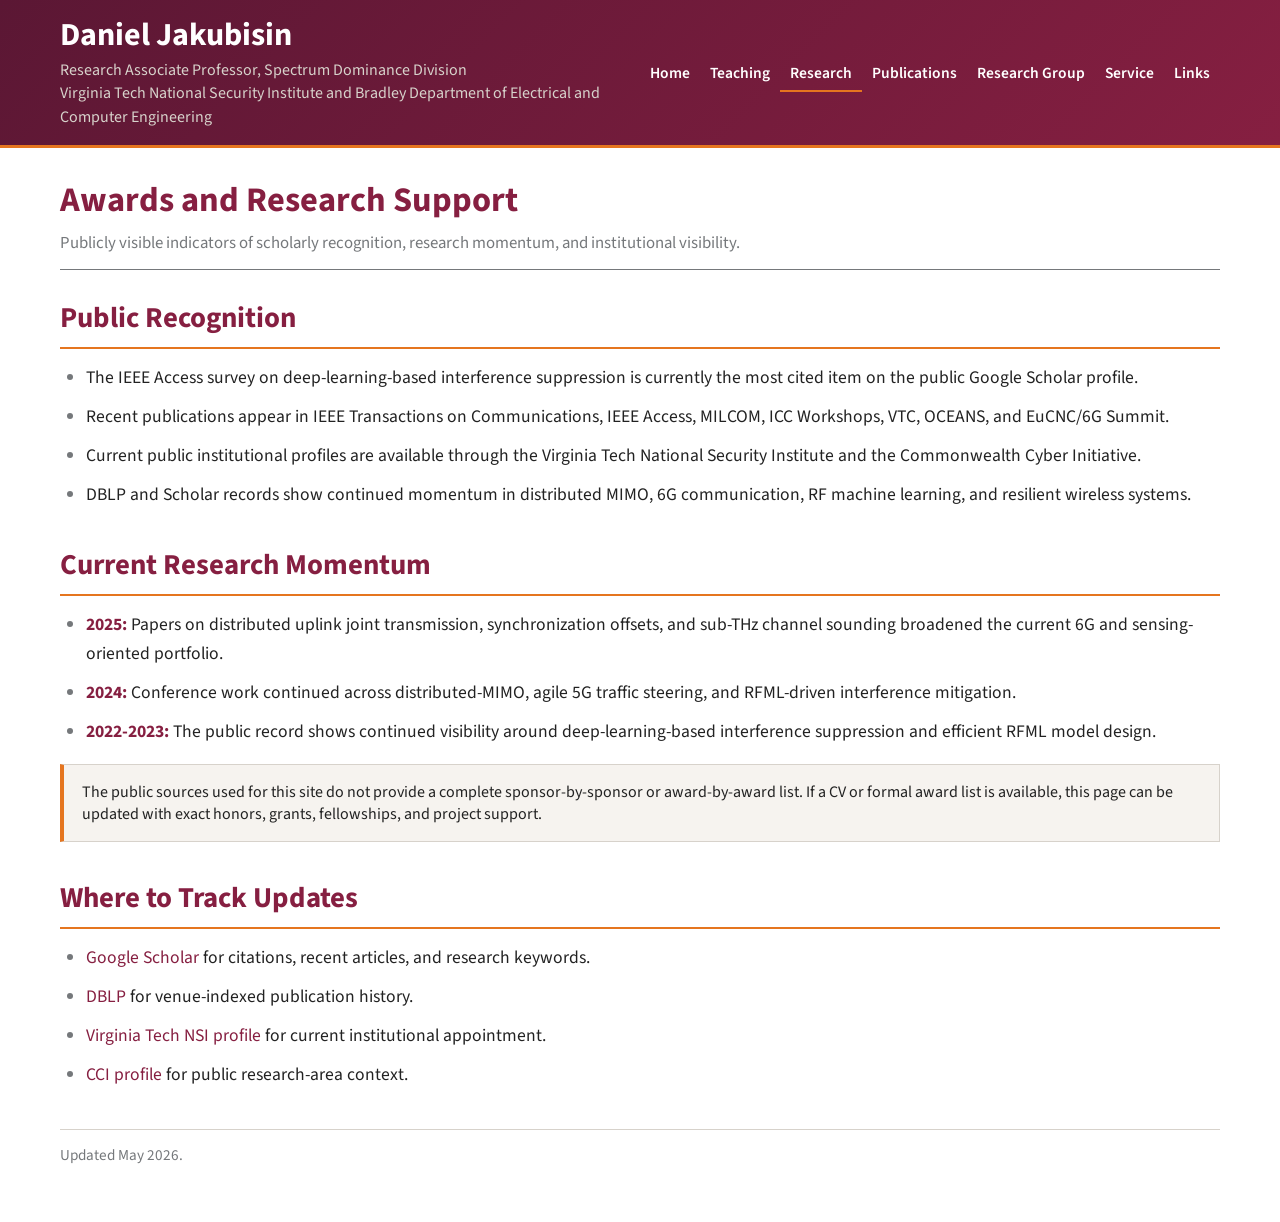
<file: awards.html>
<!DOCTYPE html>
<html lang="en">
<head>
    <meta charset="UTF-8">
    <meta name="viewport" content="width=device-width, initial-scale=1.0">
    <title>Daniel Jakubisin - Awards and Research Support</title>
    <link rel="stylesheet" href="style.css">
</head>
<body>
<header class="site-header">
    <div class="site-header-inner">
        <div class="site-brand">
            <a class="site-title" href="index.html">Daniel Jakubisin</a>
            <p class="site-subtitle">Research Associate Professor, Spectrum Dominance Division<br>Virginia Tech National Security Institute and Bradley Department of Electrical and Computer Engineering</p>
        </div>
        <nav class="site-nav" aria-label="Primary">
            <ul>
            <li><a href="index.html">Home</a></li>
            <li>
                <a href="teaching.html">Teaching</a>
                <ul>
                    <li><a href="teaching.html">Teaching Overview</a></li>
                    <li><a href="mlcourse.html">ML Course Videos</a></li>
                </ul>
            </li>
            <li>
                <a href="background.html" class="current">Research</a>
                <ul>
                    <li><a href="background.html">Research Overview</a></li>
                    <li><a href="awards.html" class="current">Awards &amp; Research Support</a></li>
                </ul>
            </li>
            <li>
                <a href="publications.html">Publications</a>
                <ul>
                    <li><a href="publications.html">Publications</a></li>
                    <li><a href="books.html">Books &amp; Surveys</a></li>
                </ul>
            </li>
            <li><a href="group.html">Research Group</a></li>
            <li><a href="service.html">Service</a></li>
            <li><a href="links.html">Links</a></li>
            </ul>
        </nav>
    </div>
</header>

<main class="page-shell">
    <div class="page-header">
        <h1>Awards and Research Support</h1>
        <p>Publicly visible indicators of scholarly recognition, research momentum, and institutional visibility.</p>
    </div>

    <section class="content-section">
        <h2>Public Recognition</h2>
        <ul class="simple-list">
            <li>The IEEE Access survey on deep-learning-based interference suppression is currently the most cited item on the public Google Scholar profile.</li>
            <li>Recent publications appear in IEEE Transactions on Communications, IEEE Access, MILCOM, ICC Workshops, VTC, OCEANS, and EuCNC/6G Summit.</li>
            <li>Current public institutional profiles are available through the Virginia Tech National Security Institute and the Commonwealth Cyber Initiative.</li>
            <li>DBLP and Scholar records show continued momentum in distributed MIMO, 6G communication, RF machine learning, and resilient wireless systems.</li>
        </ul>
    </section>

    <section class="content-section">
        <h2>Current Research Momentum</h2>
        <ul class="news-list">
            <li><span class="inline-meta">2025:</span> Papers on distributed uplink joint transmission, synchronization offsets, and sub-THz channel sounding broadened the current 6G and sensing-oriented portfolio.</li>
            <li><span class="inline-meta">2024:</span> Conference work continued across distributed-MIMO, agile 5G traffic steering, and RFML-driven interference mitigation.</li>
            <li><span class="inline-meta">2022-2023:</span> The public record shows continued visibility around deep-learning-based interference suppression and efficient RFML model design.</li>
        </ul>
        <div class="note-box">The public sources used for this site do not provide a complete sponsor-by-sponsor or award-by-award list. If a CV or formal award list is available, this page can be updated with exact honors, grants, fellowships, and project support.</div>
    </section>

    <section class="content-section">
        <h2>Where to Track Updates</h2>
        <ul class="link-list">
            <li><a href="https://scholar.google.com/citations?user=la7QvK0AAAAJ&amp;hl=en" target="_blank" rel="noopener noreferrer">Google Scholar</a> for citations, recent articles, and research keywords.</li>
            <li><a href="https://dblp.org/pid/145/3407.html" target="_blank" rel="noopener noreferrer">DBLP</a> for venue-indexed publication history.</li>
            <li><a href="https://nationalsecurity.vt.edu/personnel-directory/jakubisin-daniel.html" target="_blank" rel="noopener noreferrer">Virginia Tech NSI profile</a> for current institutional appointment.</li>
            <li><a href="https://cyberinitiative.org/research/researcher-directory/jakubisin-daniel.html" target="_blank" rel="noopener noreferrer">CCI profile</a> for public research-area context.</li>
        </ul>
    </section>

    <div class="footer-note">Updated May 2026.</div>
</main>
</body>
</html>
</file>
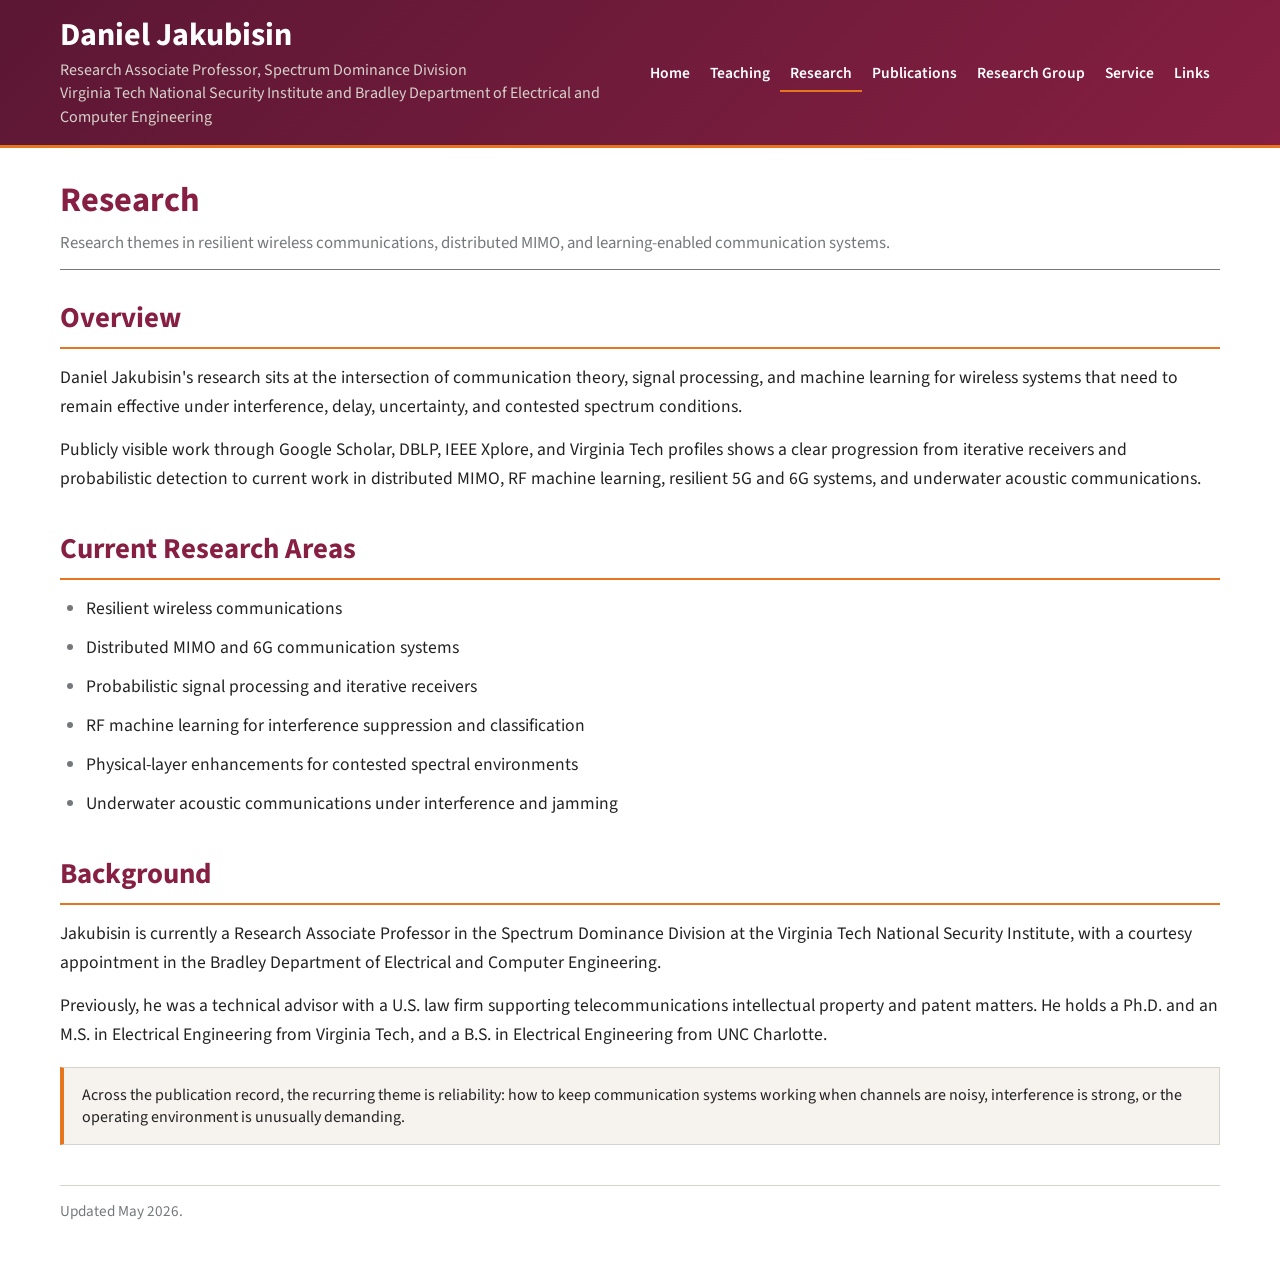
<file: background.html>
<!DOCTYPE html>
<html lang="en">
<head>
    <meta charset="UTF-8">
    <meta name="viewport" content="width=device-width, initial-scale=1.0">
    <title>Daniel Jakubisin - Research</title>
    <link rel="stylesheet" href="style.css">
</head>
<body>
<header class="site-header">
    <div class="site-header-inner">
        <div class="site-brand">
            <a class="site-title" href="index.html">Daniel Jakubisin</a>
            <p class="site-subtitle">Research Associate Professor, Spectrum Dominance Division<br>Virginia Tech National Security Institute and Bradley Department of Electrical and Computer Engineering</p>
        </div>
        <nav class="site-nav" aria-label="Primary">
            <ul>
            <li><a href="index.html">Home</a></li>
            <li>
                <a href="teaching.html">Teaching</a>
                <ul>
                    <li><a href="teaching.html">Teaching Overview</a></li>
                    <li><a href="mlcourse.html">ML Course Videos</a></li>
                </ul>
            </li>
            <li>
                <a href="background.html" class="current">Research</a>
                <ul>
                    <li><a href="background.html" class="current">Research Overview</a></li>
                    <li><a href="awards.html">Awards &amp; Research Support</a></li>
                </ul>
            </li>
            <li>
                <a href="publications.html">Publications</a>
                <ul>
                    <li><a href="publications.html">Publications</a></li>
                    <li><a href="books.html">Books &amp; Surveys</a></li>
                </ul>
            </li>
            <li><a href="group.html">Research Group</a></li>
            <li><a href="service.html">Service</a></li>
            <li><a href="links.html">Links</a></li>
            </ul>
        </nav>
    </div>
</header>

<main class="page-shell">
    <div class="page-header">
        <h1>Research</h1>
        <p>Research themes in resilient wireless communications, distributed MIMO, and learning-enabled communication systems.</p>
    </div>

    <section class="content-section">
        <h2>Overview</h2>
        <p>Daniel Jakubisin's research sits at the intersection of communication theory, signal processing, and machine learning for wireless systems that need to remain effective under interference, delay, uncertainty, and contested spectrum conditions.</p>
        <p>Publicly visible work through Google Scholar, DBLP, IEEE Xplore, and Virginia Tech profiles shows a clear progression from iterative receivers and probabilistic detection to current work in distributed MIMO, RF machine learning, resilient 5G and 6G systems, and underwater acoustic communications.</p>
    </section>

    <section class="content-section">
        <h2>Current Research Areas</h2>
        <ul class="simple-list">
            <li>Resilient wireless communications</li>
            <li>Distributed MIMO and 6G communication systems</li>
            <li>Probabilistic signal processing and iterative receivers</li>
            <li>RF machine learning for interference suppression and classification</li>
            <li>Physical-layer enhancements for contested spectral environments</li>
            <li>Underwater acoustic communications under interference and jamming</li>
        </ul>
    </section>

    <section class="content-section">
        <h2>Background</h2>
        <p>Jakubisin is currently a Research Associate Professor in the Spectrum Dominance Division at the Virginia Tech National Security Institute, with a courtesy appointment in the Bradley Department of Electrical and Computer Engineering.</p>
        <p>Previously, he was a technical advisor with a U.S. law firm supporting telecommunications intellectual property and patent matters. He holds a Ph.D. and an M.S. in Electrical Engineering from Virginia Tech, and a B.S. in Electrical Engineering from UNC Charlotte.</p>
        <div class="note-box">Across the publication record, the recurring theme is reliability: how to keep communication systems working when channels are noisy, interference is strong, or the operating environment is unusually demanding.</div>
    </section>

    <div class="footer-note">Updated May 2026.</div>
</main>
</body>
</html>
</file>
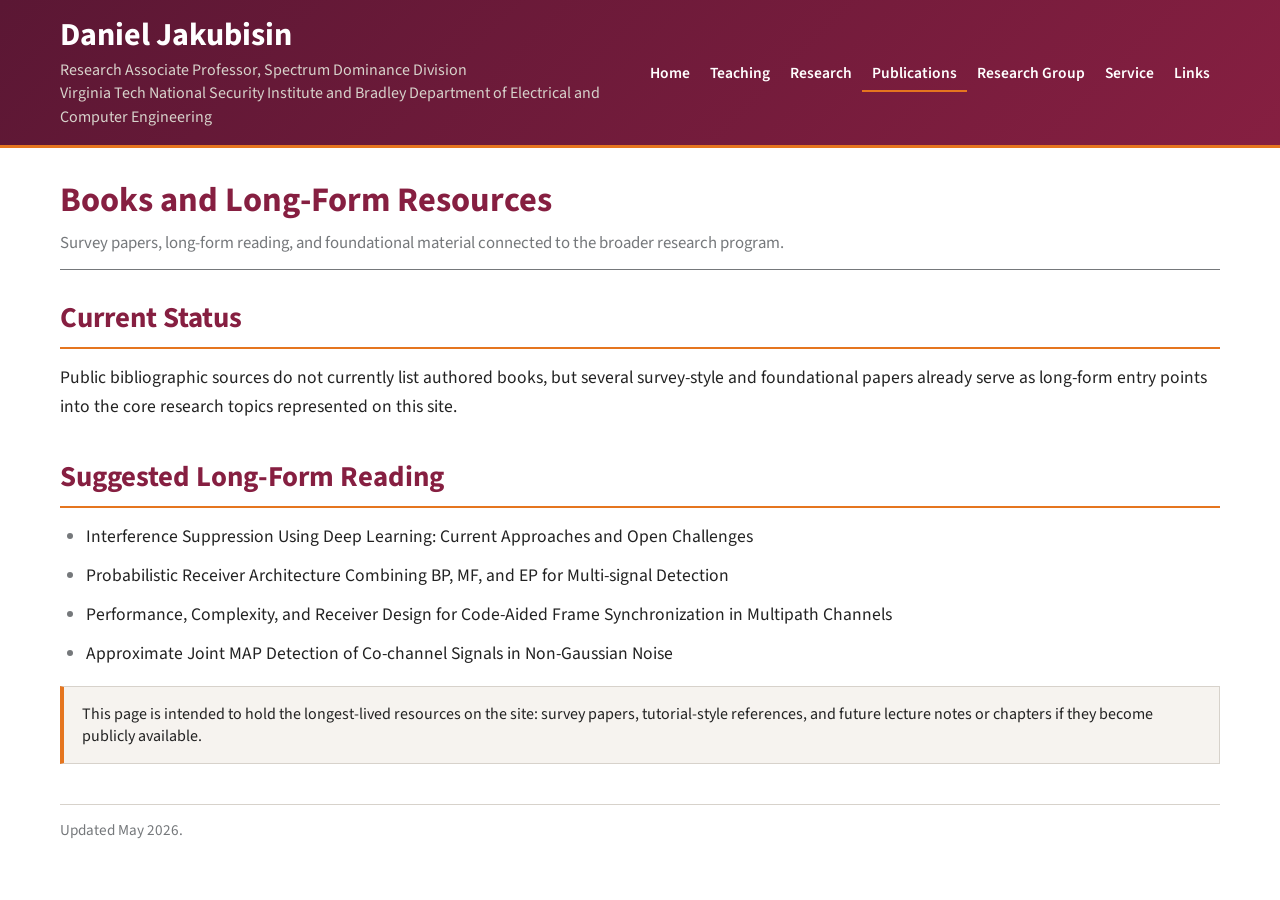
<file: books.html>
<!DOCTYPE html>
<html lang="en">
<head>
    <meta charset="UTF-8">
    <meta name="viewport" content="width=device-width, initial-scale=1.0">
    <title>Daniel Jakubisin - Books and Long-Form Resources</title>
    <link rel="stylesheet" href="style.css">
</head>
<body>
<header class="site-header">
    <div class="site-header-inner">
        <div class="site-brand">
            <a class="site-title" href="index.html">Daniel Jakubisin</a>
            <p class="site-subtitle">Research Associate Professor, Spectrum Dominance Division<br>Virginia Tech National Security Institute and Bradley Department of Electrical and Computer Engineering</p>
        </div>
        <nav class="site-nav" aria-label="Primary">
            <ul>
            <li><a href="index.html">Home</a></li>
            <li>
                <a href="teaching.html">Teaching</a>
                <ul>
                    <li><a href="teaching.html">Teaching Overview</a></li>
                    <li><a href="mlcourse.html">ML Course Videos</a></li>
                </ul>
            </li>
            <li>
                <a href="background.html">Research</a>
                <ul>
                    <li><a href="background.html">Research Overview</a></li>
                    <li><a href="awards.html">Awards &amp; Research Support</a></li>
                </ul>
            </li>
            <li>
                <a href="publications.html" class="current">Publications</a>
                <ul>
                    <li><a href="publications.html">Publications</a></li>
                    <li><a href="books.html" class="current">Books &amp; Surveys</a></li>
                </ul>
            </li>
            <li><a href="group.html">Research Group</a></li>
            <li><a href="service.html">Service</a></li>
            <li><a href="links.html">Links</a></li>
            </ul>
        </nav>
    </div>
</header>

<main class="page-shell">
    <div class="page-header">
        <h1>Books and Long-Form Resources</h1>
        <p>Survey papers, long-form reading, and foundational material connected to the broader research program.</p>
    </div>

    <section class="content-section">
        <h2>Current Status</h2>
        <p>Public bibliographic sources do not currently list authored books, but several survey-style and foundational papers already serve as long-form entry points into the core research topics represented on this site.</p>
    </section>

    <section class="content-section">
        <h2>Suggested Long-Form Reading</h2>
        <ul class="simple-list">
            <li>Interference Suppression Using Deep Learning: Current Approaches and Open Challenges</li>
            <li>Probabilistic Receiver Architecture Combining BP, MF, and EP for Multi-signal Detection</li>
            <li>Performance, Complexity, and Receiver Design for Code-Aided Frame Synchronization in Multipath Channels</li>
            <li>Approximate Joint MAP Detection of Co-channel Signals in Non-Gaussian Noise</li>
        </ul>
        <div class="note-box">This page is intended to hold the longest-lived resources on the site: survey papers, tutorial-style references, and future lecture notes or chapters if they become publicly available.</div>
    </section>

    <div class="footer-note">Updated May 2026.</div>
</main>
</body>
</html>
</file>
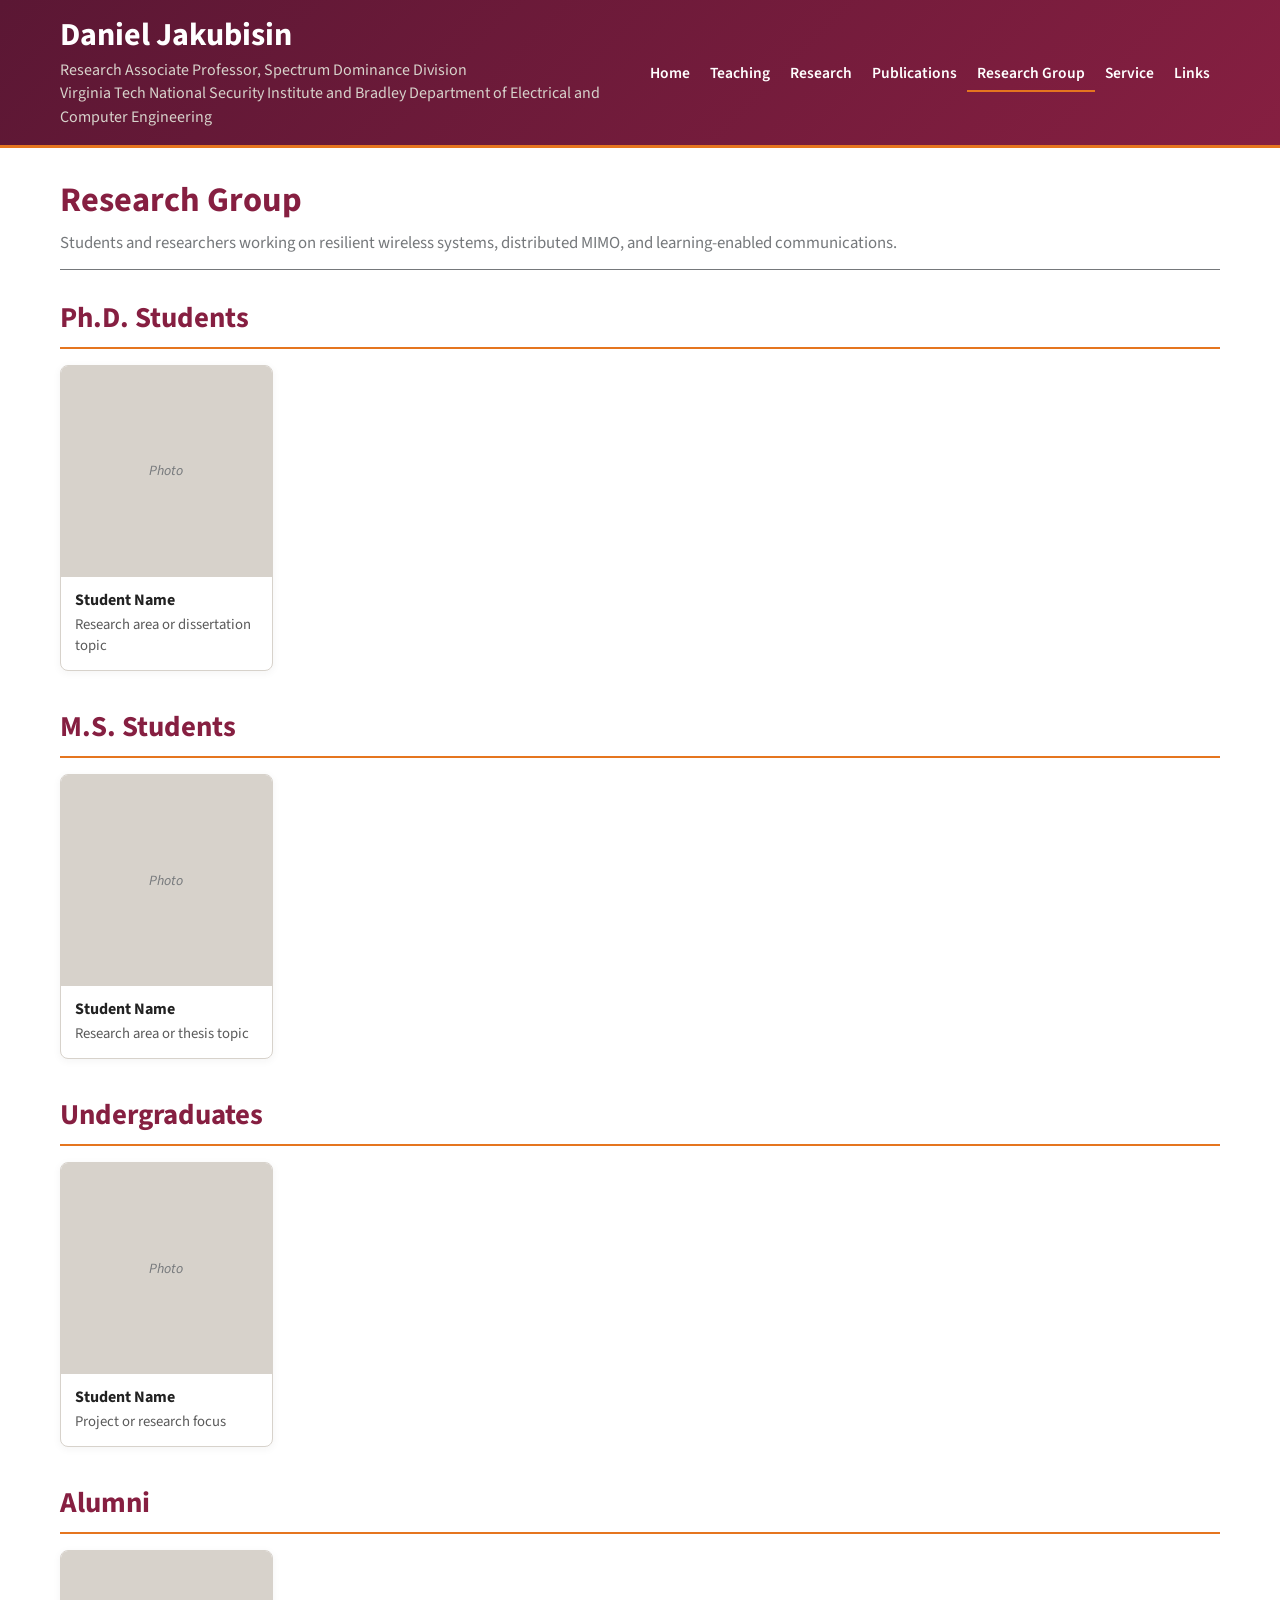
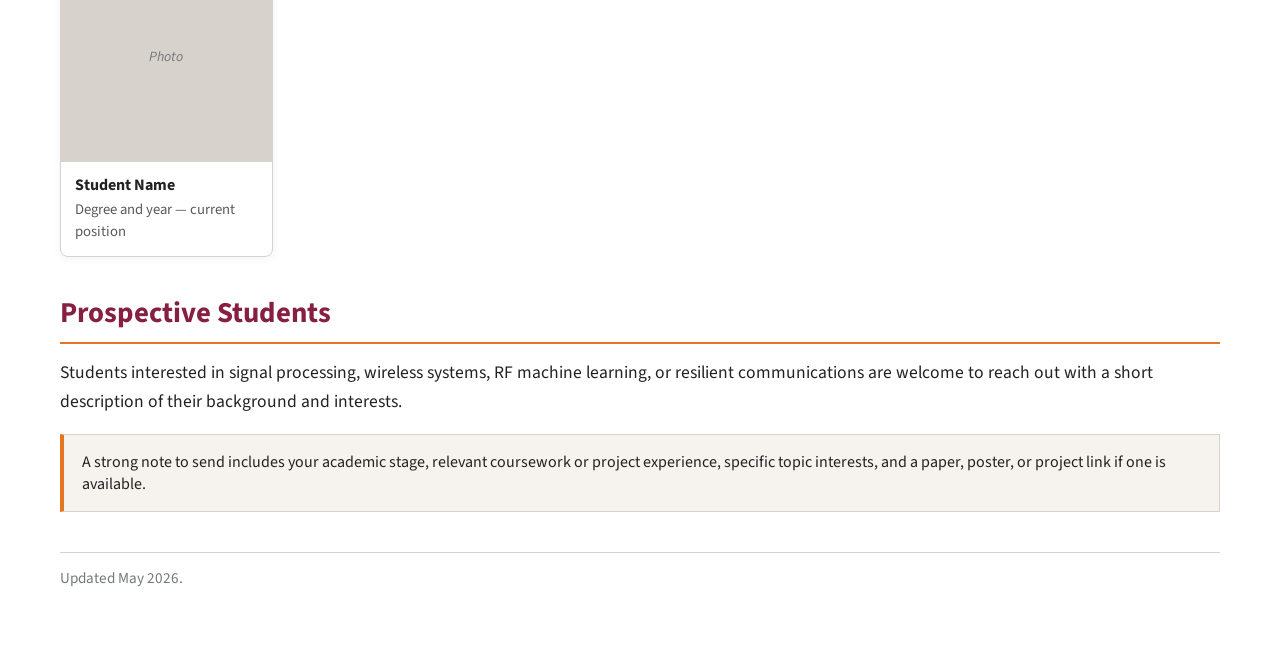
<file: group.html>
<!DOCTYPE html>
<html lang="en">
<head>
    <meta charset="UTF-8">
    <meta name="viewport" content="width=device-width, initial-scale=1.0">
    <title>Daniel Jakubisin - Students</title>
    <link rel="stylesheet" href="style.css">
</head>
<body>
<header class="site-header">
    <div class="site-header-inner">
        <div class="site-brand">
            <a class="site-title" href="index.html">Daniel Jakubisin</a>
            <p class="site-subtitle">Research Associate Professor, Spectrum Dominance Division<br>Virginia Tech National Security Institute and Bradley Department of Electrical and Computer Engineering</p>
        </div>
        <nav class="site-nav" aria-label="Primary">
            <ul>
            <li><a href="index.html">Home</a></li>
            <li>
                <a href="teaching.html">Teaching</a>
                <ul>
                    <li><a href="teaching.html">Teaching Overview</a></li>
                    <li><a href="mlcourse.html">ML Course Videos</a></li>
                </ul>
            </li>
            <li>
                <a href="background.html">Research</a>
                <ul>
                    <li><a href="background.html">Research Overview</a></li>
                    <li><a href="awards.html">Awards &amp; Research Support</a></li>
                </ul>
            </li>
            <li>
                <a href="publications.html">Publications</a>
                <ul>
                    <li><a href="publications.html">Publications</a></li>
                    <li><a href="books.html">Books &amp; Surveys</a></li>
                </ul>
            </li>
            <li><a href="group.html" class="current">Research Group</a></li>
            <li><a href="service.html">Service</a></li>
            <li><a href="links.html">Links</a></li>
            </ul>
        </nav>
    </div>
</header>

<main class="page-shell">
    <div class="page-header">
        <h1>Research Group</h1>
        <p>Students and researchers working on resilient wireless systems, distributed MIMO, and learning-enabled communications.</p>
    </div>

    <section class="content-section">
        <h2>Ph.D. Students</h2>
        <div class="student-grid">
            <!-- Add a student: copy one <div class="student-card"> block, replace the placeholder with an <img> tag, and fill in name/details -->
            <div class="student-card">
                <div class="student-photo-placeholder">Photo</div>
                <div class="student-info">
                    <strong>Student Name</strong>
                    <span>Research area or dissertation topic</span>
                </div>
            </div>
        </div>
    </section>

    <section class="content-section">
        <h2>M.S. Students</h2>
        <div class="student-grid">
            <div class="student-card">
                <div class="student-photo-placeholder">Photo</div>
                <div class="student-info">
                    <strong>Student Name</strong>
                    <span>Research area or thesis topic</span>
                </div>
            </div>
        </div>
    </section>

    <section class="content-section">
        <h2>Undergraduates</h2>
        <div class="student-grid">
            <div class="student-card">
                <div class="student-photo-placeholder">Photo</div>
                <div class="student-info">
                    <strong>Student Name</strong>
                    <span>Project or research focus</span>
                </div>
            </div>
        </div>
    </section>

    <section class="content-section">
        <h2>Alumni</h2>
        <div class="student-grid">
            <div class="student-card">
                <div class="student-photo-placeholder">Photo</div>
                <div class="student-info">
                    <strong>Student Name</strong>
                    <span>Degree and year &mdash; current position</span>
                </div>
            </div>
        </div>
    </section>

    <section class="content-section">
        <h2>Prospective Students</h2>
        <p>Students interested in signal processing, wireless systems, RF machine learning, or resilient communications are welcome to reach out with a short description of their background and interests.</p>
        <div class="note-box">A strong note to send includes your academic stage, relevant coursework or project experience, specific topic interests, and a paper, poster, or project link if one is available.</div>
    </section>

    <div class="footer-note">Updated May 2026.</div>
</main>
</body>
</html>
</file>
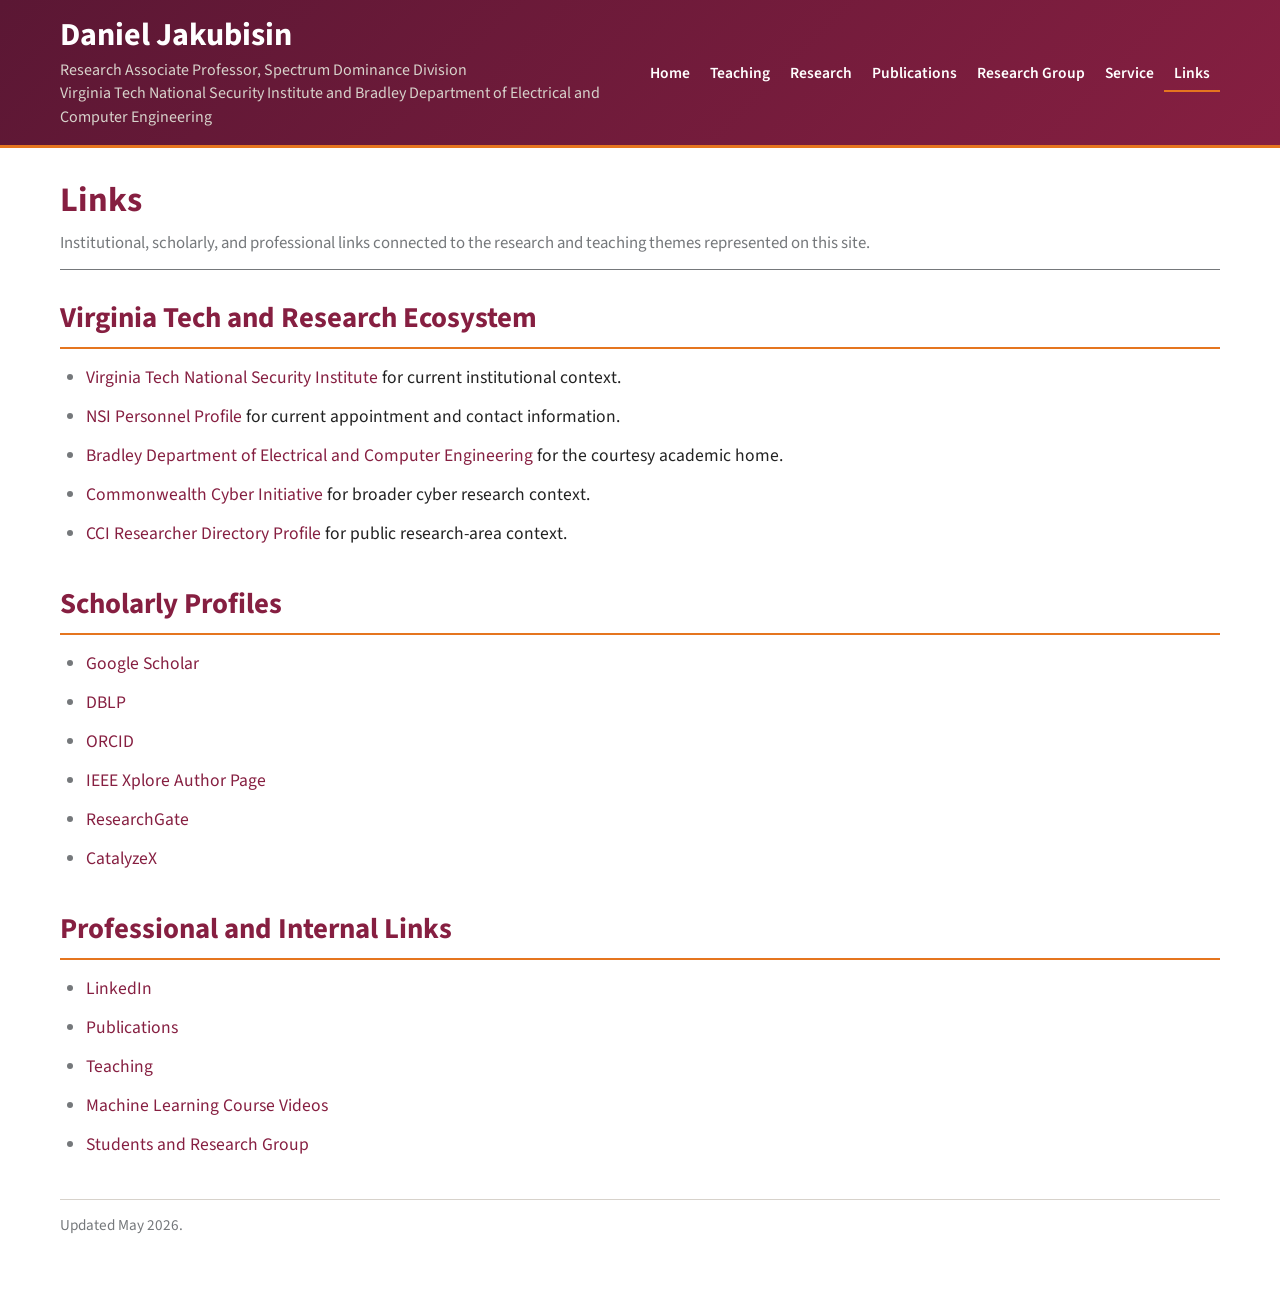
<file: links.html>
<!DOCTYPE html>
<html lang="en">
<head>
    <meta charset="UTF-8">
    <meta name="viewport" content="width=device-width, initial-scale=1.0">
    <title>Daniel Jakubisin - Links</title>
    <link rel="stylesheet" href="style.css">
</head>
<body>
<header class="site-header">
    <div class="site-header-inner">
        <div class="site-brand">
            <a class="site-title" href="index.html">Daniel Jakubisin</a>
            <p class="site-subtitle">Research Associate Professor, Spectrum Dominance Division<br>Virginia Tech National Security Institute and Bradley Department of Electrical and Computer Engineering</p>
        </div>
        <nav class="site-nav" aria-label="Primary">
            <ul>
            <li><a href="index.html">Home</a></li>
            <li>
                <a href="teaching.html">Teaching</a>
                <ul>
                    <li><a href="teaching.html">Teaching Overview</a></li>
                    <li><a href="mlcourse.html">ML Course Videos</a></li>
                </ul>
            </li>
            <li>
                <a href="background.html">Research</a>
                <ul>
                    <li><a href="background.html">Research Overview</a></li>
                    <li><a href="awards.html">Awards &amp; Research Support</a></li>
                </ul>
            </li>
            <li>
                <a href="publications.html">Publications</a>
                <ul>
                    <li><a href="publications.html">Publications</a></li>
                    <li><a href="books.html">Books &amp; Surveys</a></li>
                </ul>
            </li>
            <li><a href="group.html">Research Group</a></li>
            <li><a href="service.html">Service</a></li>
            <li><a href="links.html" class="current">Links</a></li>
            </ul>
        </nav>
    </div>
</header>

<main class="page-shell">
    <div class="page-header">
        <h1>Links</h1>
        <p>Institutional, scholarly, and professional links connected to the research and teaching themes represented on this site.</p>
    </div>

    <section class="content-section">
        <h2>Virginia Tech and Research Ecosystem</h2>
        <ul class="link-list">
            <li><a href="https://nationalsecurity.vt.edu" target="_blank" rel="noopener noreferrer">Virginia Tech National Security Institute</a> for current institutional context.</li>
            <li><a href="https://nationalsecurity.vt.edu/personnel-directory/jakubisin-daniel.html" target="_blank" rel="noopener noreferrer">NSI Personnel Profile</a> for current appointment and contact information.</li>
            <li><a href="https://ece.vt.edu" target="_blank" rel="noopener noreferrer">Bradley Department of Electrical and Computer Engineering</a> for the courtesy academic home.</li>
            <li><a href="https://cyberinitiative.org" target="_blank" rel="noopener noreferrer">Commonwealth Cyber Initiative</a> for broader cyber research context.</li>
            <li><a href="https://cyberinitiative.org/research/researcher-directory/jakubisin-daniel.html" target="_blank" rel="noopener noreferrer">CCI Researcher Directory Profile</a> for public research-area context.</li>
        </ul>
    </section>

    <section class="content-section">
        <h2>Scholarly Profiles</h2>
        <ul class="link-list">
            <li><a href="https://scholar.google.com/citations?user=la7QvK0AAAAJ&amp;hl=en" target="_blank" rel="noopener noreferrer">Google Scholar</a></li>
            <li><a href="https://dblp.org/pid/145/3407.html" target="_blank" rel="noopener noreferrer">DBLP</a></li>
            <li><a href="https://orcid.org/0000-0001-6653-1005" target="_blank" rel="noopener noreferrer">ORCID</a></li>
            <li><a href="https://ieeexplore.ieee.org/author/37298003500" target="_blank" rel="noopener noreferrer">IEEE Xplore Author Page</a></li>
            <li><a href="https://www.researchgate.net/profile/Daniel-Jakubisin-2" target="_blank" rel="noopener noreferrer">ResearchGate</a></li>
            <li><a href="https://www.catalyzex.com/author/Daniel%20J.%20Jakubisin" target="_blank" rel="noopener noreferrer">CatalyzeX</a></li>
        </ul>
    </section>

    <section class="content-section">
        <h2>Professional and Internal Links</h2>
        <ul class="link-list">
            <li><a href="https://www.linkedin.com/in/djjhome" target="_blank" rel="noopener noreferrer">LinkedIn</a></li>
            <li><a href="publications.html">Publications</a></li>
            <li><a href="teaching.html">Teaching</a></li>
            <li><a href="mlcourse.html">Machine Learning Course Videos</a></li>
            <li><a href="group.html">Students and Research Group</a></li>
        </ul>
    </section>

    <div class="footer-note">Updated May 2026.</div>
</main>
</body>
</html>
</file>
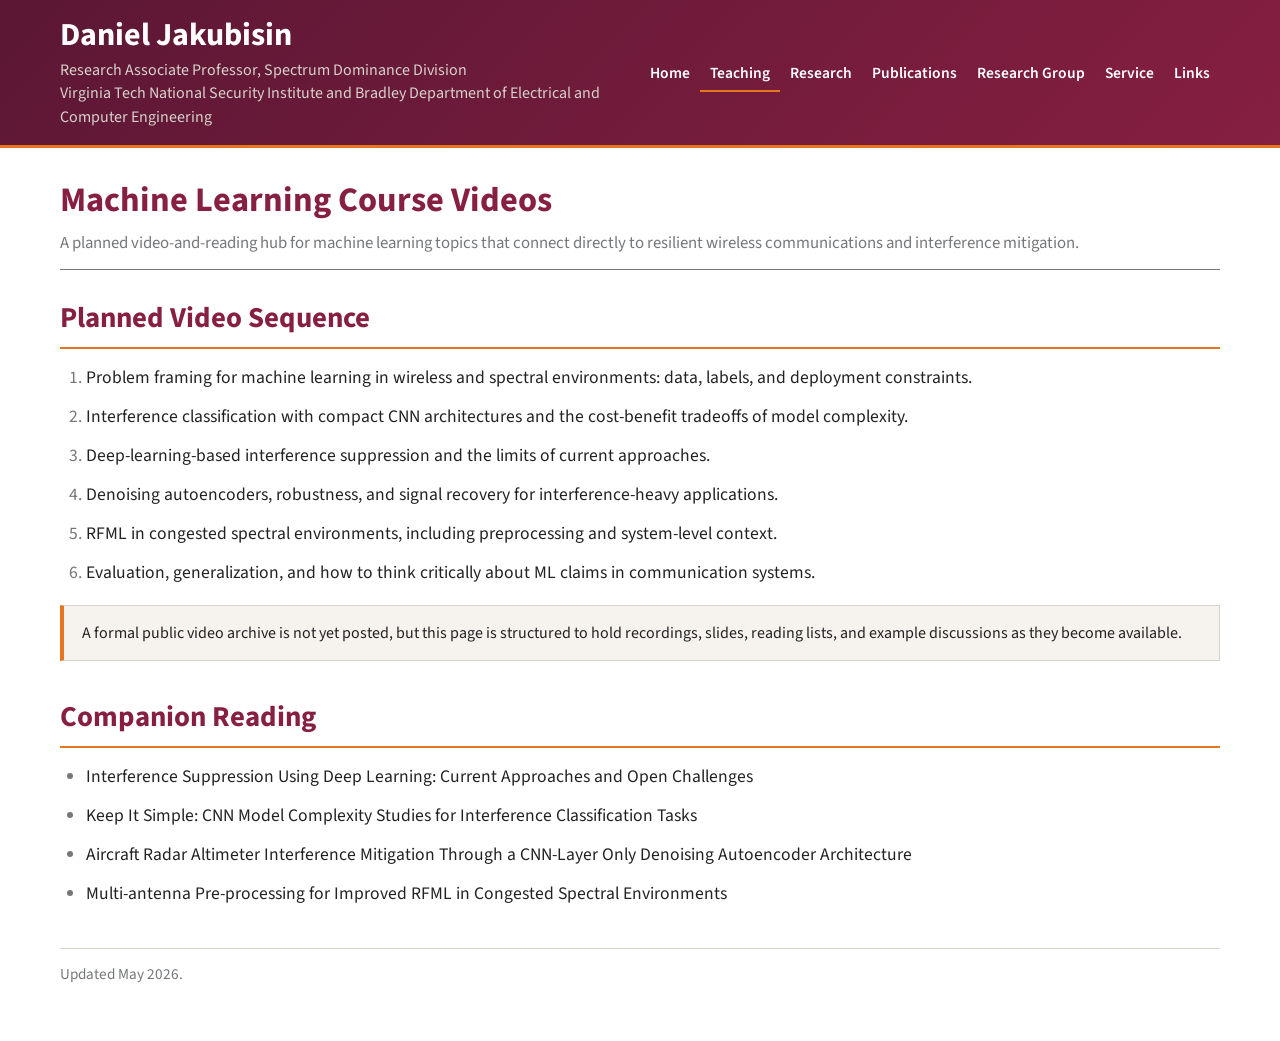
<file: mlcourse.html>
<!DOCTYPE html>
<html lang="en">
<head>
    <meta charset="UTF-8">
    <meta name="viewport" content="width=device-width, initial-scale=1.0">
    <title>Daniel Jakubisin - Machine Learning Course Videos</title>
    <link rel="stylesheet" href="style.css">
</head>
<body>
<header class="site-header">
    <div class="site-header-inner">
        <div class="site-brand">
            <a class="site-title" href="index.html">Daniel Jakubisin</a>
            <p class="site-subtitle">Research Associate Professor, Spectrum Dominance Division<br>Virginia Tech National Security Institute and Bradley Department of Electrical and Computer Engineering</p>
        </div>
        <nav class="site-nav" aria-label="Primary">
            <ul>
            <li><a href="index.html">Home</a></li>
            <li>
                <a href="teaching.html" class="current">Teaching</a>
                <ul>
                    <li><a href="teaching.html">Teaching Overview</a></li>
                    <li><a href="mlcourse.html" class="current">ML Course Videos</a></li>
                </ul>
            </li>
            <li>
                <a href="background.html">Research</a>
                <ul>
                    <li><a href="background.html">Research Overview</a></li>
                    <li><a href="awards.html">Awards &amp; Research Support</a></li>
                </ul>
            </li>
            <li>
                <a href="publications.html">Publications</a>
                <ul>
                    <li><a href="publications.html">Publications</a></li>
                    <li><a href="books.html">Books &amp; Surveys</a></li>
                </ul>
            </li>
            <li><a href="group.html">Research Group</a></li>
            <li><a href="service.html">Service</a></li>
            <li><a href="links.html">Links</a></li>
            </ul>
        </nav>
    </div>
</header>

<main class="page-shell">
    <div class="page-header">
        <h1>Machine Learning Course Videos</h1>
        <p>A planned video-and-reading hub for machine learning topics that connect directly to resilient wireless communications and interference mitigation.</p>
    </div>

    <section class="content-section">
        <h2>Planned Video Sequence</h2>
        <ol class="simple-list">
            <li>Problem framing for machine learning in wireless and spectral environments: data, labels, and deployment constraints.</li>
            <li>Interference classification with compact CNN architectures and the cost-benefit tradeoffs of model complexity.</li>
            <li>Deep-learning-based interference suppression and the limits of current approaches.</li>
            <li>Denoising autoencoders, robustness, and signal recovery for interference-heavy applications.</li>
            <li>RFML in congested spectral environments, including preprocessing and system-level context.</li>
            <li>Evaluation, generalization, and how to think critically about ML claims in communication systems.</li>
        </ol>
        <div class="note-box">A formal public video archive is not yet posted, but this page is structured to hold recordings, slides, reading lists, and example discussions as they become available.</div>
    </section>

    <section class="content-section">
        <h2>Companion Reading</h2>
        <ul class="simple-list">
            <li>Interference Suppression Using Deep Learning: Current Approaches and Open Challenges</li>
            <li>Keep It Simple: CNN Model Complexity Studies for Interference Classification Tasks</li>
            <li>Aircraft Radar Altimeter Interference Mitigation Through a CNN-Layer Only Denoising Autoencoder Architecture</li>
            <li>Multi-antenna Pre-processing for Improved RFML in Congested Spectral Environments</li>
        </ul>
    </section>

    <div class="footer-note">Updated May 2026.</div>
</main>
</body>
</html>
</file>
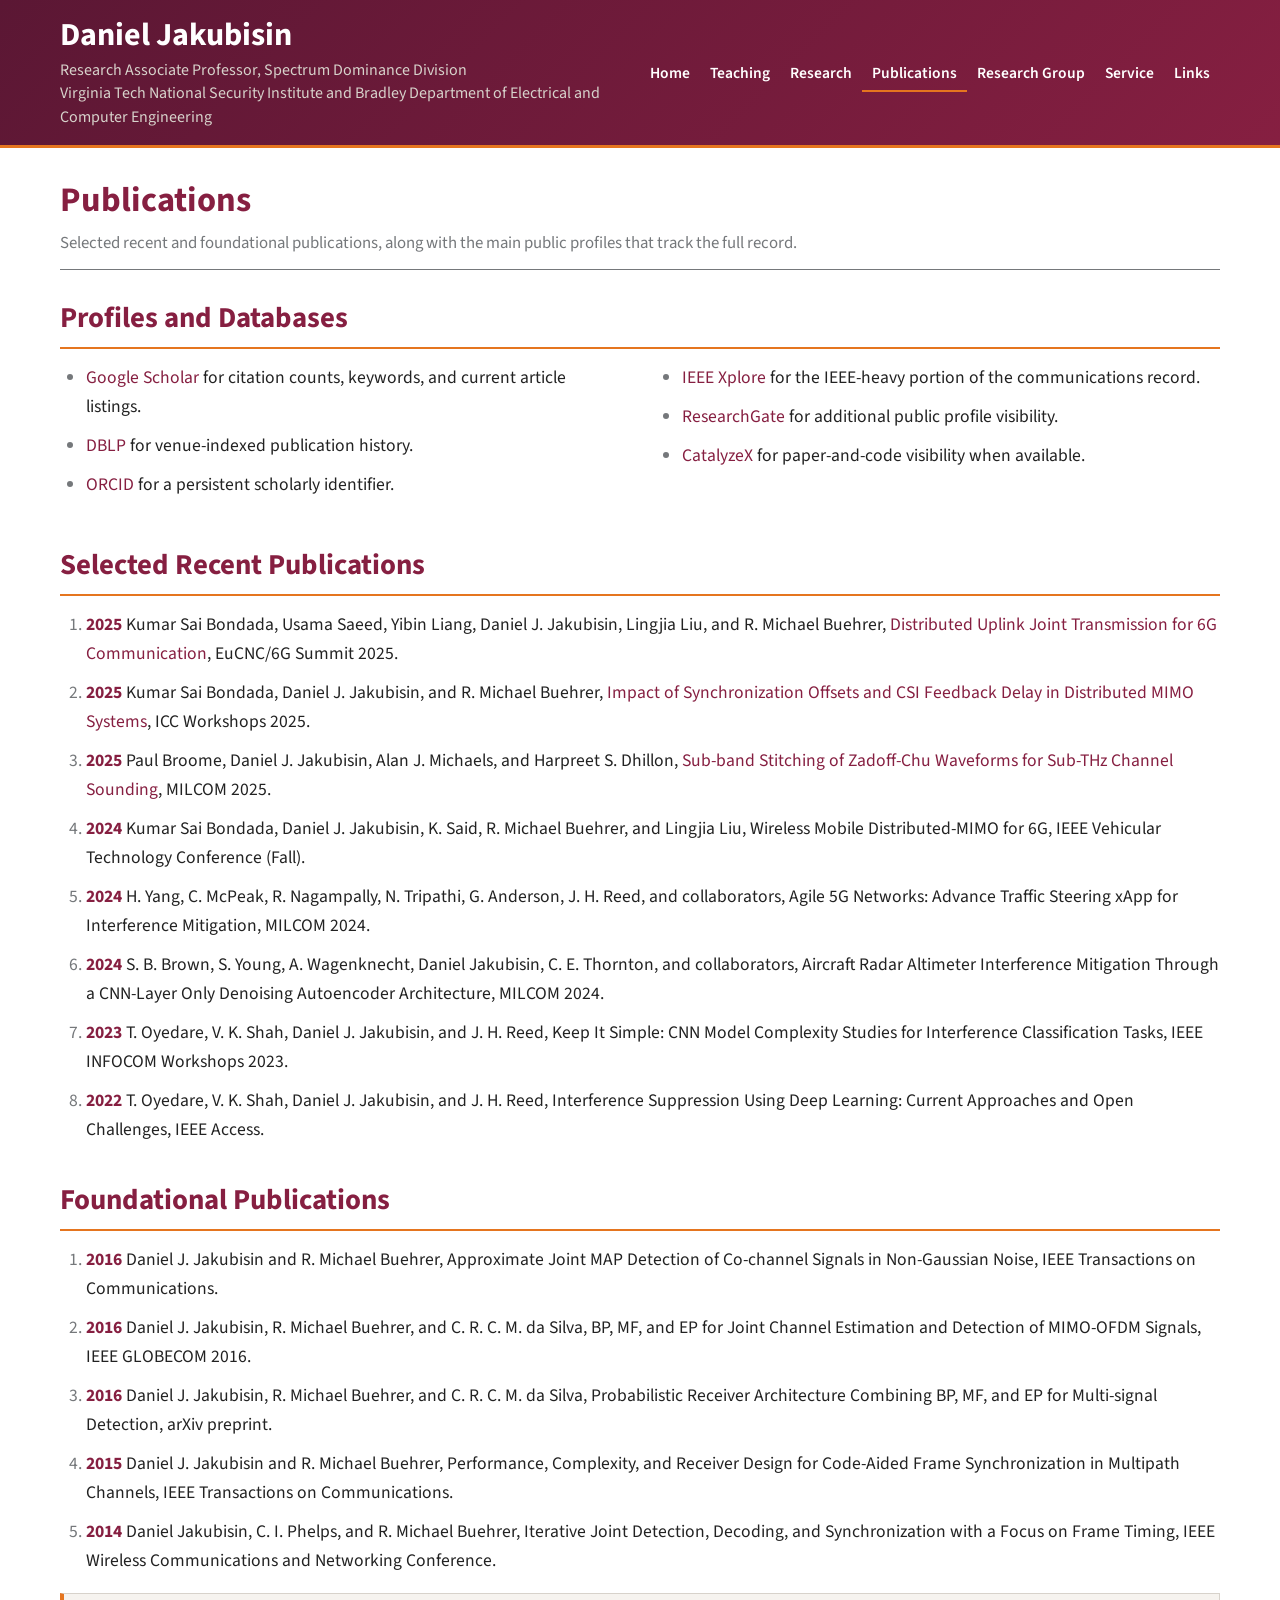
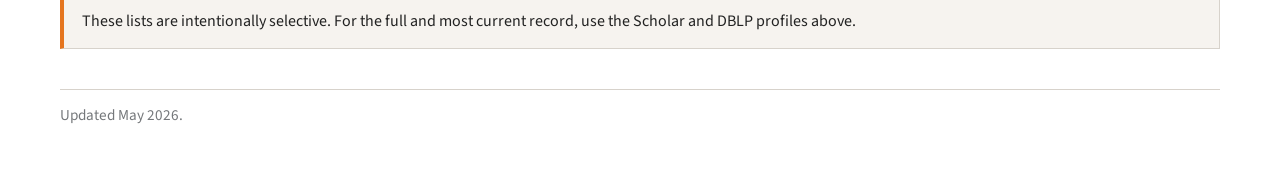
<file: publications.html>
<!DOCTYPE html>
<html lang="en">
<head>
    <meta charset="UTF-8">
    <meta name="viewport" content="width=device-width, initial-scale=1.0">
    <title>Daniel Jakubisin - Publications</title>
    <link rel="stylesheet" href="style.css">
</head>
<body>
<header class="site-header">
    <div class="site-header-inner">
        <div class="site-brand">
            <a class="site-title" href="index.html">Daniel Jakubisin</a>
            <p class="site-subtitle">Research Associate Professor, Spectrum Dominance Division<br>Virginia Tech National Security Institute and Bradley Department of Electrical and Computer Engineering</p>
        </div>
        <nav class="site-nav" aria-label="Primary">
            <ul>
            <li><a href="index.html">Home</a></li>
            <li>
                <a href="teaching.html">Teaching</a>
                <ul>
                    <li><a href="teaching.html">Teaching Overview</a></li>
                    <li><a href="mlcourse.html">ML Course Videos</a></li>
                </ul>
            </li>
            <li>
                <a href="background.html">Research</a>
                <ul>
                    <li><a href="background.html">Research Overview</a></li>
                    <li><a href="awards.html">Awards &amp; Research Support</a></li>
                </ul>
            </li>
            <li>
                <a href="publications.html" class="current">Publications</a>
                <ul>
                    <li><a href="publications.html" class="current">Publications</a></li>
                    <li><a href="books.html">Books &amp; Surveys</a></li>
                </ul>
            </li>
            <li><a href="group.html">Research Group</a></li>
            <li><a href="service.html">Service</a></li>
            <li><a href="links.html">Links</a></li>
            </ul>
        </nav>
    </div>
</header>

<main class="page-shell">
    <div class="page-header">
        <h1>Publications</h1>
        <p>Selected recent and foundational publications, along with the main public profiles that track the full record.</p>
    </div>

    <section class="content-section">
        <h2>Profiles and Databases</h2>
        <div class="content-grid">
            <div>
                <ul class="link-list">
                    <li><a href="https://scholar.google.com/citations?user=la7QvK0AAAAJ&amp;hl=en" target="_blank" rel="noopener noreferrer">Google Scholar</a> for citation counts, keywords, and current article listings.</li>
                    <li><a href="https://dblp.org/pid/145/3407.html" target="_blank" rel="noopener noreferrer">DBLP</a> for venue-indexed publication history.</li>
                    <li><a href="https://orcid.org/0000-0001-6653-1005" target="_blank" rel="noopener noreferrer">ORCID</a> for a persistent scholarly identifier.</li>
                </ul>
            </div>
            <div>
                <ul class="link-list">
                    <li><a href="https://ieeexplore.ieee.org/author/37298003500" target="_blank" rel="noopener noreferrer">IEEE Xplore</a> for the IEEE-heavy portion of the communications record.</li>
                    <li><a href="https://www.researchgate.net/profile/Daniel-Jakubisin-2" target="_blank" rel="noopener noreferrer">ResearchGate</a> for additional public profile visibility.</li>
                    <li><a href="https://www.catalyzex.com/author/Daniel%20J.%20Jakubisin" target="_blank" rel="noopener noreferrer">CatalyzeX</a> for paper-and-code visibility when available.</li>
                </ul>
            </div>
        </div>
    </section>

    <section class="content-section">
        <h2>Selected Recent Publications</h2>
        <ol class="publication-list">
            <li><span class="publication-year">2025</span> Kumar Sai Bondada, Usama Saeed, Yibin Liang, Daniel J. Jakubisin, Lingjia Liu, and R. Michael Buehrer, <a href="https://doi.org/10.1109/EuCNC/6GSummit63408.2025.11036858" target="_blank" rel="noopener noreferrer">Distributed Uplink Joint Transmission for 6G Communication</a>, EuCNC/6G Summit 2025.</li>
            <li><span class="publication-year">2025</span> Kumar Sai Bondada, Daniel J. Jakubisin, and R. Michael Buehrer, <a href="https://doi.org/10.1109/ICCWorkshops67674.2025.11162345" target="_blank" rel="noopener noreferrer">Impact of Synchronization Offsets and CSI Feedback Delay in Distributed MIMO Systems</a>, ICC Workshops 2025.</li>
            <li><span class="publication-year">2025</span> Paul Broome, Daniel J. Jakubisin, Alan J. Michaels, and Harpreet S. Dhillon, <a href="https://doi.org/10.1109/MILCOM64451.2025.11309866" target="_blank" rel="noopener noreferrer">Sub-band Stitching of Zadoff-Chu Waveforms for Sub-THz Channel Sounding</a>, MILCOM 2025.</li>
            <li><span class="publication-year">2024</span> Kumar Sai Bondada, Daniel J. Jakubisin, K. Said, R. Michael Buehrer, and Lingjia Liu, Wireless Mobile Distributed-MIMO for 6G, IEEE Vehicular Technology Conference (Fall).</li>
            <li><span class="publication-year">2024</span> H. Yang, C. McPeak, R. Nagampally, N. Tripathi, G. Anderson, J. H. Reed, and collaborators, Agile 5G Networks: Advance Traffic Steering xApp for Interference Mitigation, MILCOM 2024.</li>
            <li><span class="publication-year">2024</span> S. B. Brown, S. Young, A. Wagenknecht, Daniel Jakubisin, C. E. Thornton, and collaborators, Aircraft Radar Altimeter Interference Mitigation Through a CNN-Layer Only Denoising Autoencoder Architecture, MILCOM 2024.</li>
            <li><span class="publication-year">2023</span> T. Oyedare, V. K. Shah, Daniel J. Jakubisin, and J. H. Reed, Keep It Simple: CNN Model Complexity Studies for Interference Classification Tasks, IEEE INFOCOM Workshops 2023.</li>
            <li><span class="publication-year">2022</span> T. Oyedare, V. K. Shah, Daniel J. Jakubisin, and J. H. Reed, Interference Suppression Using Deep Learning: Current Approaches and Open Challenges, IEEE Access.</li>
        </ol>
    </section>

    <section class="content-section">
        <h2>Foundational Publications</h2>
        <ol class="publication-list">
            <li><span class="publication-year">2016</span> Daniel J. Jakubisin and R. Michael Buehrer, Approximate Joint MAP Detection of Co-channel Signals in Non-Gaussian Noise, IEEE Transactions on Communications.</li>
            <li><span class="publication-year">2016</span> Daniel J. Jakubisin, R. Michael Buehrer, and C. R. C. M. da Silva, BP, MF, and EP for Joint Channel Estimation and Detection of MIMO-OFDM Signals, IEEE GLOBECOM 2016.</li>
            <li><span class="publication-year">2016</span> Daniel J. Jakubisin, R. Michael Buehrer, and C. R. C. M. da Silva, Probabilistic Receiver Architecture Combining BP, MF, and EP for Multi-signal Detection, arXiv preprint.</li>
            <li><span class="publication-year">2015</span> Daniel J. Jakubisin and R. Michael Buehrer, Performance, Complexity, and Receiver Design for Code-Aided Frame Synchronization in Multipath Channels, IEEE Transactions on Communications.</li>
            <li><span class="publication-year">2014</span> Daniel Jakubisin, C. I. Phelps, and R. Michael Buehrer, Iterative Joint Detection, Decoding, and Synchronization with a Focus on Frame Timing, IEEE Wireless Communications and Networking Conference.</li>
        </ol>
        <div class="note-box">These lists are intentionally selective. For the full and most current record, use the Scholar and DBLP profiles above.</div>
    </section>

    <div class="footer-note">Updated May 2026.</div>
</main>
</body>
</html>
</file>
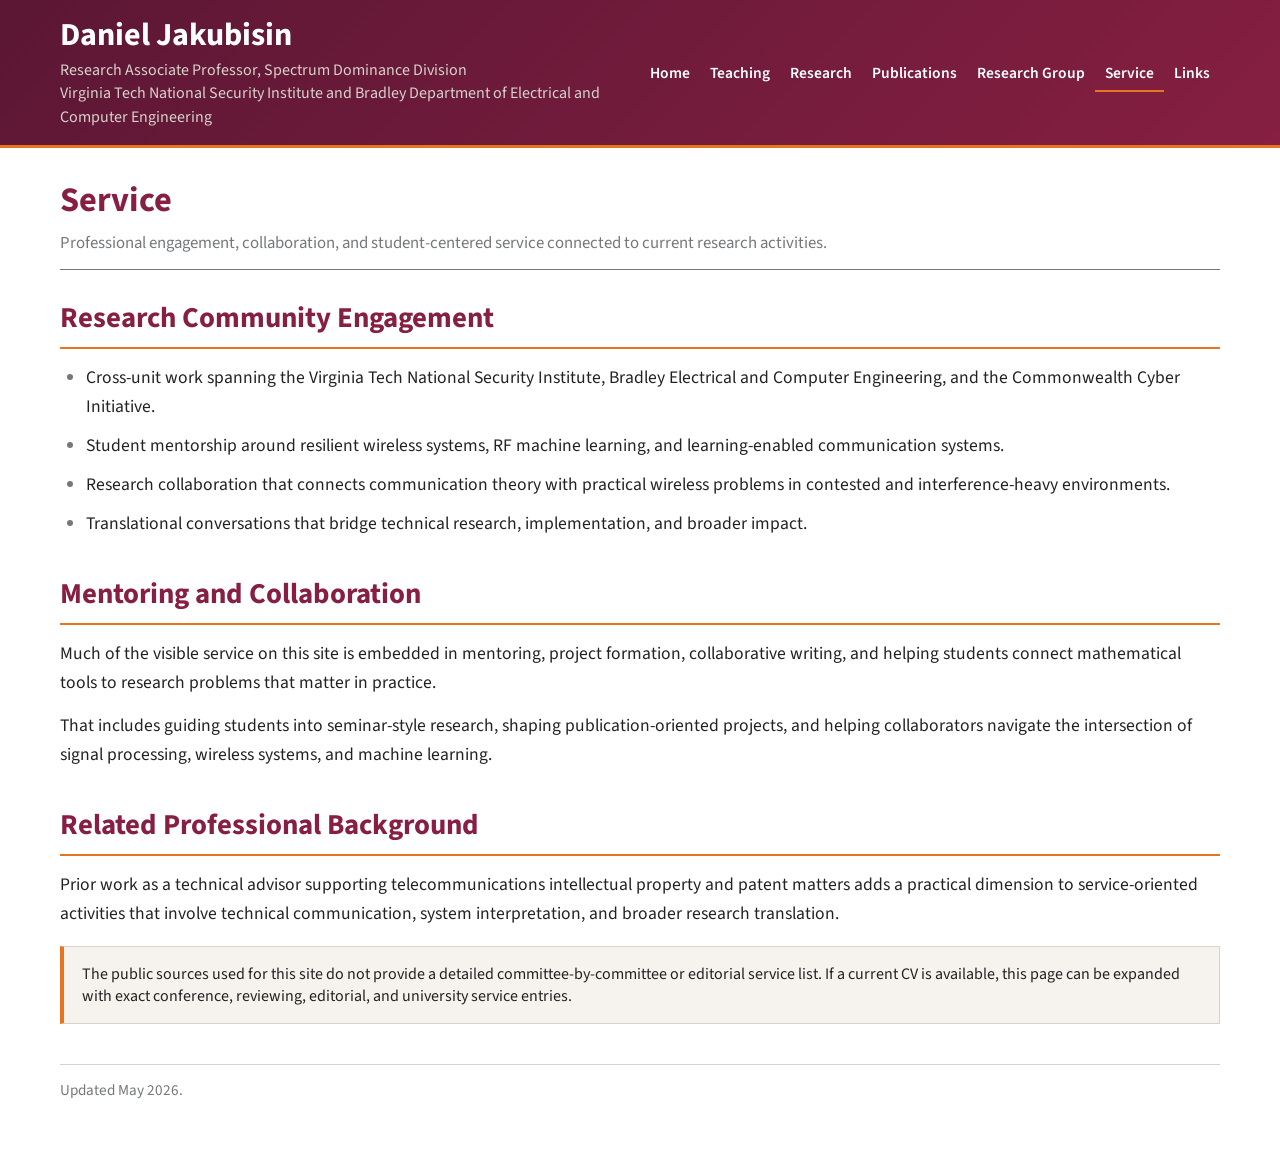
<file: service.html>
<!DOCTYPE html>
<html lang="en">
<head>
    <meta charset="UTF-8">
    <meta name="viewport" content="width=device-width, initial-scale=1.0">
    <title>Daniel Jakubisin - Service</title>
    <link rel="stylesheet" href="style.css">
</head>
<body>
<header class="site-header">
    <div class="site-header-inner">
        <div class="site-brand">
            <a class="site-title" href="index.html">Daniel Jakubisin</a>
            <p class="site-subtitle">Research Associate Professor, Spectrum Dominance Division<br>Virginia Tech National Security Institute and Bradley Department of Electrical and Computer Engineering</p>
        </div>
        <nav class="site-nav" aria-label="Primary">
            <ul>
            <li><a href="index.html">Home</a></li>
            <li>
                <a href="teaching.html">Teaching</a>
                <ul>
                    <li><a href="teaching.html">Teaching Overview</a></li>
                    <li><a href="mlcourse.html">ML Course Videos</a></li>
                </ul>
            </li>
            <li>
                <a href="background.html">Research</a>
                <ul>
                    <li><a href="background.html">Research Overview</a></li>
                    <li><a href="awards.html">Awards &amp; Research Support</a></li>
                </ul>
            </li>
            <li>
                <a href="publications.html">Publications</a>
                <ul>
                    <li><a href="publications.html">Publications</a></li>
                    <li><a href="books.html">Books &amp; Surveys</a></li>
                </ul>
            </li>
            <li><a href="group.html">Research Group</a></li>
            <li><a href="service.html" class="current">Service</a></li>
            <li><a href="links.html">Links</a></li>
            </ul>
        </nav>
    </div>
</header>

<main class="page-shell">
    <div class="page-header">
        <h1>Service</h1>
        <p>Professional engagement, collaboration, and student-centered service connected to current research activities.</p>
    </div>

    <section class="content-section">
        <h2>Research Community Engagement</h2>
        <ul class="simple-list">
            <li>Cross-unit work spanning the Virginia Tech National Security Institute, Bradley Electrical and Computer Engineering, and the Commonwealth Cyber Initiative.</li>
            <li>Student mentorship around resilient wireless systems, RF machine learning, and learning-enabled communication systems.</li>
            <li>Research collaboration that connects communication theory with practical wireless problems in contested and interference-heavy environments.</li>
            <li>Translational conversations that bridge technical research, implementation, and broader impact.</li>
        </ul>
    </section>

    <section class="content-section">
        <h2>Mentoring and Collaboration</h2>
        <p>Much of the visible service on this site is embedded in mentoring, project formation, collaborative writing, and helping students connect mathematical tools to research problems that matter in practice.</p>
        <p>That includes guiding students into seminar-style research, shaping publication-oriented projects, and helping collaborators navigate the intersection of signal processing, wireless systems, and machine learning.</p>
    </section>

    <section class="content-section">
        <h2>Related Professional Background</h2>
        <p>Prior work as a technical advisor supporting telecommunications intellectual property and patent matters adds a practical dimension to service-oriented activities that involve technical communication, system interpretation, and broader research translation.</p>
        <div class="note-box">The public sources used for this site do not provide a detailed committee-by-committee or editorial service list. If a current CV is available, this page can be expanded with exact conference, reviewing, editorial, and university service entries.</div>
    </section>

    <div class="footer-note">Updated May 2026.</div>
</main>
</body>
</html>
</file>
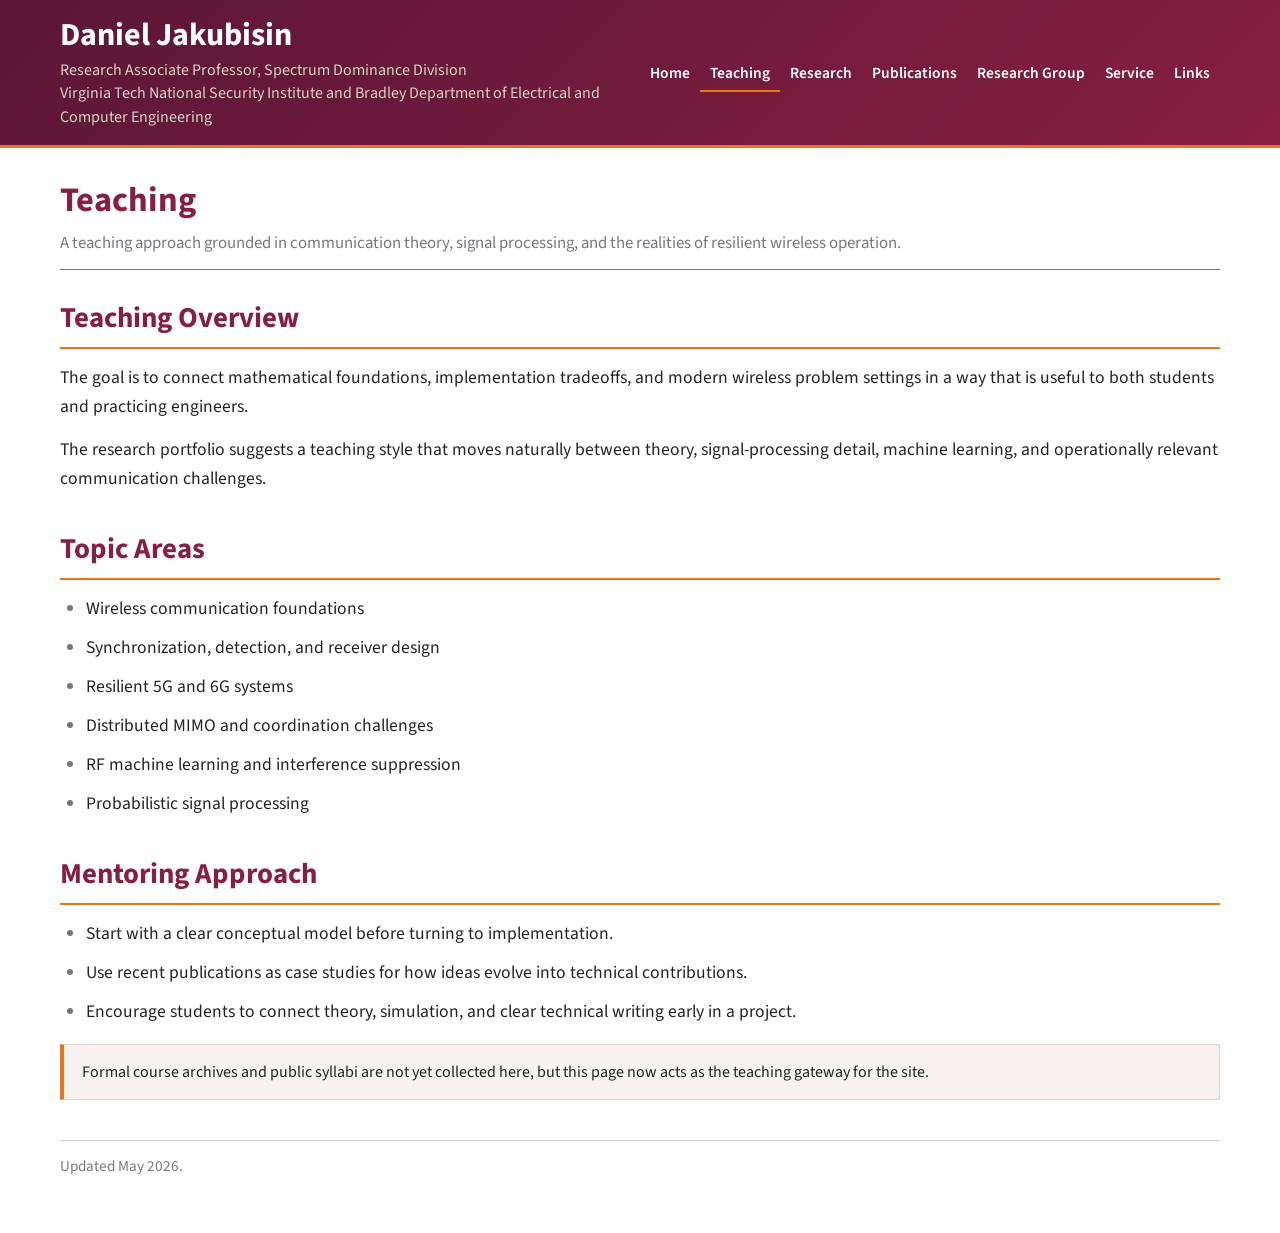
<file: teaching.html>
<!DOCTYPE html>
<html lang="en">
<head>
    <meta charset="UTF-8">
    <meta name="viewport" content="width=device-width, initial-scale=1.0">
    <title>Daniel Jakubisin - Teaching</title>
    <link rel="stylesheet" href="style.css">
</head>
<body>
<header class="site-header">
    <div class="site-header-inner">
        <div class="site-brand">
            <a class="site-title" href="index.html">Daniel Jakubisin</a>
            <p class="site-subtitle">Research Associate Professor, Spectrum Dominance Division<br>Virginia Tech National Security Institute and Bradley Department of Electrical and Computer Engineering</p>
        </div>
        <nav class="site-nav" aria-label="Primary">
            <ul>
            <li><a href="index.html">Home</a></li>
            <li>
                <a href="teaching.html" class="current">Teaching</a>
                <ul>
                    <li><a href="teaching.html" class="current">Teaching Overview</a></li>
                    <li><a href="mlcourse.html">ML Course Videos</a></li>
                </ul>
            </li>
            <li>
                <a href="background.html">Research</a>
                <ul>
                    <li><a href="background.html">Research Overview</a></li>
                    <li><a href="awards.html">Awards &amp; Research Support</a></li>
                </ul>
            </li>
            <li>
                <a href="publications.html">Publications</a>
                <ul>
                    <li><a href="publications.html">Publications</a></li>
                    <li><a href="books.html">Books &amp; Surveys</a></li>
                </ul>
            </li>
            <li><a href="group.html">Research Group</a></li>
            <li><a href="service.html">Service</a></li>
            <li><a href="links.html">Links</a></li>
            </ul>
        </nav>
    </div>
</header>

<main class="page-shell">
    <div class="page-header">
        <h1>Teaching</h1>
        <p>A teaching approach grounded in communication theory, signal processing, and the realities of resilient wireless operation.</p>
    </div>

    <section class="content-section">
        <h2>Teaching Overview</h2>
        <p>The goal is to connect mathematical foundations, implementation tradeoffs, and modern wireless problem settings in a way that is useful to both students and practicing engineers.</p>
        <p>The research portfolio suggests a teaching style that moves naturally between theory, signal-processing detail, machine learning, and operationally relevant communication challenges.</p>
    </section>

    <section class="content-section">
        <h2>Topic Areas</h2>
        <ul class="simple-list">
            <li>Wireless communication foundations</li>
            <li>Synchronization, detection, and receiver design</li>
            <li>Resilient 5G and 6G systems</li>
            <li>Distributed MIMO and coordination challenges</li>
            <li>RF machine learning and interference suppression</li>
            <li>Probabilistic signal processing</li>
        </ul>
    </section>

    <section class="content-section">
        <h2>Mentoring Approach</h2>
        <ul class="simple-list">
            <li>Start with a clear conceptual model before turning to implementation.</li>
            <li>Use recent publications as case studies for how ideas evolve into technical contributions.</li>
            <li>Encourage students to connect theory, simulation, and clear technical writing early in a project.</li>
        </ul>
        <div class="note-box">Formal course archives and public syllabi are not yet collected here, but this page now acts as the teaching gateway for the site.</div>
    </section>

    <div class="footer-note">Updated May 2026.</div>
</main>
</body>
</html>
</file>
<file: style.css>
@import url('https://fonts.googleapis.com/css2?family=Source+Sans+3:wght@400;600;700&display=swap');

:root {
    --vt-maroon: #861F41;
    --vt-maroon-deep: #5B1734;
    --vt-burnt-orange: #E5751F;
    --vt-hokie-stone: #75787B;
    --vt-land-grant-gray: #D7D2CB;
    --ink: #222222;
    --muted: #5A5A5A;
    --border: var(--vt-land-grant-gray);
    --surface: #FFFFFF;
    --surface-muted: #F6F3EF;
    --shadow: 0 8px 24px rgba(34, 34, 34, 0.08);
    --max-width: 1160px;
}

* {
    box-sizing: border-box;
}

html {
    scroll-behavior: smooth;
}

body {
    margin: 0;
    font-family: 'Source Sans 3', 'Segoe UI', Arial, sans-serif;
    color: var(--ink);
    background: #FFFFFF;
}

a {
    color: var(--vt-maroon);
    text-decoration: none;
}

a:hover {
    text-decoration: underline;
}

img {
    display: block;
    max-width: 100%;
    border: none;
}

.site-header {
    background: linear-gradient(135deg, var(--vt-maroon-deep) 0%, var(--vt-maroon) 100%);
    border-bottom: 3px solid var(--vt-burnt-orange);
    color: #FFFFFF;
}

.site-header-inner {
    width: min(var(--max-width), calc(100% - 32px));
    margin: 0 auto;
    padding: 18px 0 16px;
    display: flex;
    align-items: flex-end;
    justify-content: space-between;
    gap: 32px;
}

.site-brand {
    max-width: 580px;
}

.site-title {
    display: inline-block;
    color: #FFFFFF;
    font-size: 2rem;
    font-weight: 700;
    line-height: 1.1;
}

.site-title:hover {
    text-decoration: none;
}

.site-subtitle {
    margin: 6px 0 0;
    color: var(--vt-land-grant-gray);
    font-size: 1rem;
    line-height: 1.45;
}

/* ── Primary nav ── */
.site-nav {
    align-self: center;
}

.site-nav > ul {
    display: flex;
    flex-wrap: nowrap;
    gap: 0;
    list-style: none;
    margin: 0;
    padding: 0;
}

.site-nav > ul > li {
    position: relative;
}

.site-nav > ul > li > a {
    display: block;
    color: #FFFFFF;
    font-size: 0.97rem;
    font-weight: 600;
    padding: 8px 10px 6px;
    border-bottom: 2px solid transparent;
    white-space: nowrap;
}

.site-nav > ul > li > a:hover {
    text-decoration: none;
    border-bottom-color: rgba(229, 117, 31, 0.65);
}

.site-nav > ul > li > a.current {
    border-bottom-color: var(--vt-burnt-orange);
}

/* ── Dropdown ── */
.site-nav > ul > li > ul {
    display: none;
    position: absolute;
    top: 100%;
    left: 0;
    min-width: 210px;
    margin: 0;
    padding: 6px 0;
    list-style: none;
    background: var(--vt-maroon-deep);
    border: 1px solid var(--vt-land-grant-gray);
    border-top: 3px solid var(--vt-burnt-orange);
    box-shadow: 0 6px 18px rgba(0,0,0,0.22);
    z-index: 200;
}

.site-nav > ul > li:hover > ul,
.site-nav > ul > li:focus-within > ul {
    display: block;
}

.site-nav > ul > li > ul > li > a {
    display: block;
    color: rgba(255,255,255,0.92);
    font-size: 0.98rem;
    font-weight: 600;
    padding: 9px 18px;
    white-space: nowrap;
}

.site-nav > ul > li > ul > li > a:hover {
    text-decoration: none;
    background: rgba(255,255,255,0.10);
    color: #FFFFFF;
}

.site-nav > ul > li > ul > li > a.current {
    color: #FFFFFF;
    background: rgba(229,117,31,0.18);
    border-left: 3px solid var(--vt-burnt-orange);
    padding-left: 15px;
}

.page-shell {
    width: min(var(--max-width), calc(100% - 32px));
    margin: 28px auto 56px;
}

.page-header {
    margin-bottom: 28px;
    padding-bottom: 14px;
    border-bottom: 1px solid var(--vt-hokie-stone);
}

.page-header h1 {
    margin: 0 0 6px;
    color: var(--vt-maroon);
    font-size: 2.15rem;
    font-weight: 700;
}

.page-header p {
    margin: 0;
    color: var(--vt-hokie-stone);
    font-size: 1.05rem;
}

.home-grid {
    display: grid;
    grid-template-columns: 280px minmax(0, 1fr);
    gap: 40px;
    align-items: start;
}

.profile-column {
    min-width: 0;
}

.profile-photo {
    width: 100%;
    border: 1px solid var(--vt-hokie-stone);
    background: var(--vt-land-grant-gray);
    box-shadow: var(--shadow);
}

.contact-card {
    margin-top: 16px;
    padding: 18px 18px 16px;
    border: 1px solid var(--border);
    border-top: 3px solid var(--vt-hokie-stone);
    border-radius: 8px;
    background: var(--surface);
    box-shadow: 0 2px 8px rgba(34, 34, 34, 0.04);
}

.contact-card h2 {
    margin: 0 0 14px;
    padding-bottom: 8px;
    color: var(--vt-maroon);
    font-size: 1.5rem;
    font-weight: 700;
    border-bottom: 2px solid var(--vt-burnt-orange);
}

.contact-list {
    margin: 0;
    padding: 0;
    list-style: none;
}

.contact-list li {
    margin: 0 0 12px;
    color: var(--ink);
    font-size: 1.02rem;
    line-height: 1.5;
    padding-bottom: 10px;
    border-bottom: 1px solid var(--vt-land-grant-gray);
}

.contact-list li:last-child {
    margin-bottom: 0;
    padding-bottom: 0;
    border-bottom: none;
}

.contact-label {
    display: block;
    margin-bottom: 2px;
    color: var(--vt-maroon);
    font-weight: 700;
}

.content-column {
    min-width: 0;
}

.content-section {
    margin-bottom: 36px;
}

.content-section h2 {
    margin: 0 0 14px;
    padding-bottom: 8px;
    color: var(--vt-maroon);
    font-size: 1.8rem;
    font-weight: 700;
    border-bottom: 2px solid var(--vt-burnt-orange);
}

.content-section p,
.content-section li {
    color: var(--ink);
    font-size: 1.1rem;
    line-height: 1.65;
}

.content-section p {
    margin: 0 0 14px;
}

.simple-list,
.news-list,
.publication-list,
.link-list {
    margin: 0;
    padding-left: 26px;
}

.simple-list li,
.news-list li,
.publication-list li,
.link-list li {
    margin-bottom: 10px;
}

.simple-list li::marker,
.news-list li::marker,
.publication-list li::marker,
.link-list li::marker {
    color: var(--vt-hokie-stone);
}

.content-grid {
    display: grid;
    grid-template-columns: repeat(2, minmax(0, 1fr));
    gap: 32px;
}

.note-box {
    margin: 18px 0;
    padding: 16px 18px;
    background: var(--surface-muted);
    border: 1px solid var(--border);
    border-left: 4px solid var(--vt-burnt-orange);
}

.inline-meta,
.publication-year {
    color: var(--vt-maroon);
    font-weight: 700;
}

.subpage-links {
    margin: 18px 0 0;
    font-size: 1rem;
}

.subpage-links a {
    margin-right: 18px;
    font-weight: 600;
}

.footer-note {
    margin-top: 40px;
    padding-top: 14px;
    border-top: 1px solid var(--border);
    color: var(--vt-hokie-stone);
    font-size: 0.95rem;
}

/* ── Student cards ── */
.student-grid {
    display: grid;
    grid-template-columns: repeat(auto-fill, minmax(180px, 1fr));
    gap: 24px;
    margin-top: 16px;
}

.student-card {
    border: 1px solid var(--border);
    border-radius: 8px;
    background: var(--surface);
    box-shadow: 0 2px 8px rgba(34,34,34,0.05);
    overflow: hidden;
    display: flex;
    flex-direction: column;
}

.student-photo {
    width: 100%;
    aspect-ratio: 1 / 1;
    object-fit: cover;
    background: var(--vt-land-grant-gray);
    display: block;
    flex-shrink: 0;
}

.student-photo-placeholder {
    width: 100%;
    aspect-ratio: 1 / 1;
    background: var(--vt-land-grant-gray);
    display: flex;
    align-items: center;
    justify-content: center;
    flex-shrink: 0;
    color: var(--vt-hokie-stone);
    font-size: 0.88rem;
    font-style: italic;
}

.student-info {
    padding: 12px 14px 14px;
    flex: 1;
}

.student-info strong {
    display: block;
    color: var(--ink);
    font-size: 1rem;
    font-weight: 700;
    margin-bottom: 3px;
}

.student-info span {
    display: block;
    color: var(--muted);
    font-size: 0.92rem;
    line-height: 1.45;
}

@media (max-width: 900px) {
    .site-header-inner {
        flex-direction: column;
        align-items: flex-start;
    }

    .site-nav > ul {
        gap: 0;
    }

    .site-nav > ul > li > ul {
        position: static;
        display: none;
        box-shadow: none;
        border-top: none;
        background: rgba(0,0,0,0.18);
        padding: 0 0 4px 14px;
    }

    .site-nav > ul > li:hover > ul,
    .site-nav > ul > li:focus-within > ul {
        display: block;
    }

    .home-grid,
    .content-grid {
        grid-template-columns: 1fr;
    }
}

@media (max-width: 640px) {
    .site-title {
        font-size: 1.72rem;
    }

    .site-subtitle {
        font-size: 0.95rem;
    }

    .content-section h2,
    .contact-card h2 {
        font-size: 1.55rem;
    }

    .page-header h1 {
        font-size: 1.95rem;
    }

    .content-section p,
    .content-section li,
    .contact-list li {
        font-size: 1.02rem;
    }
}
</file>
